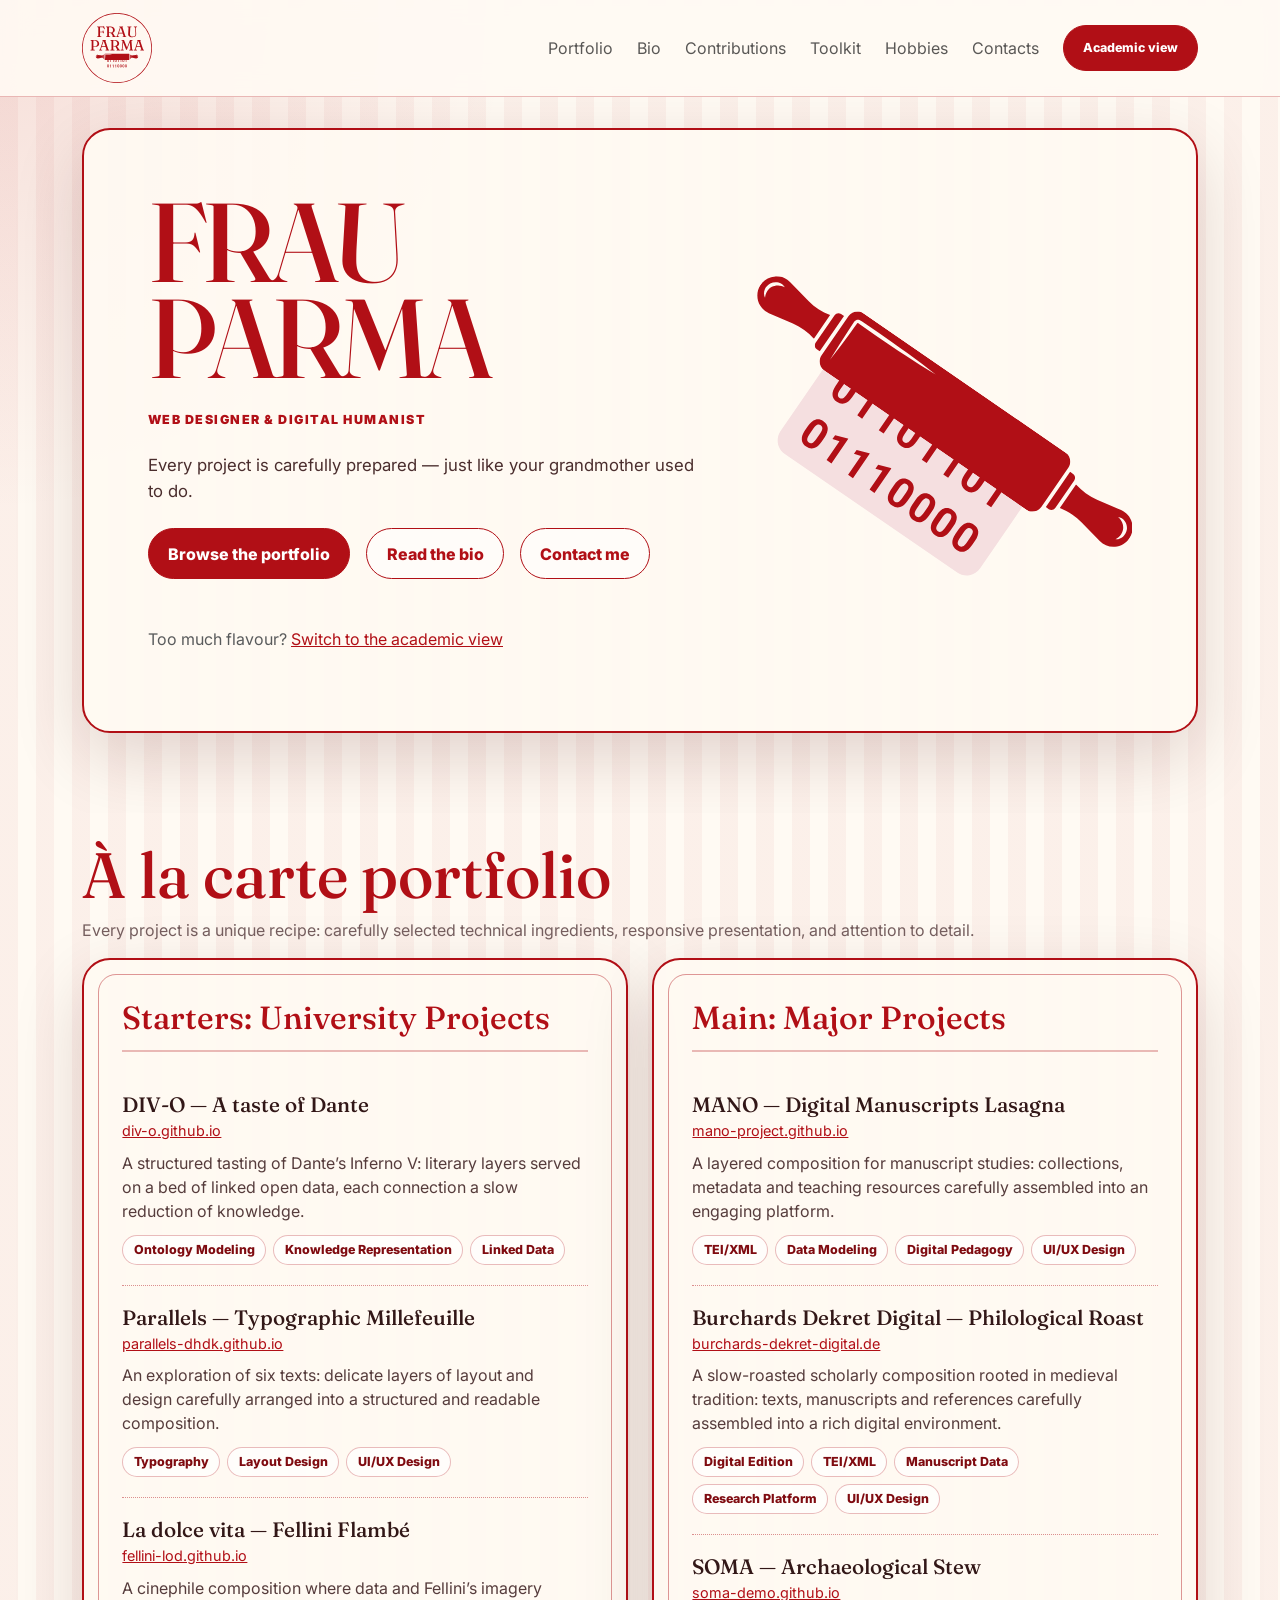
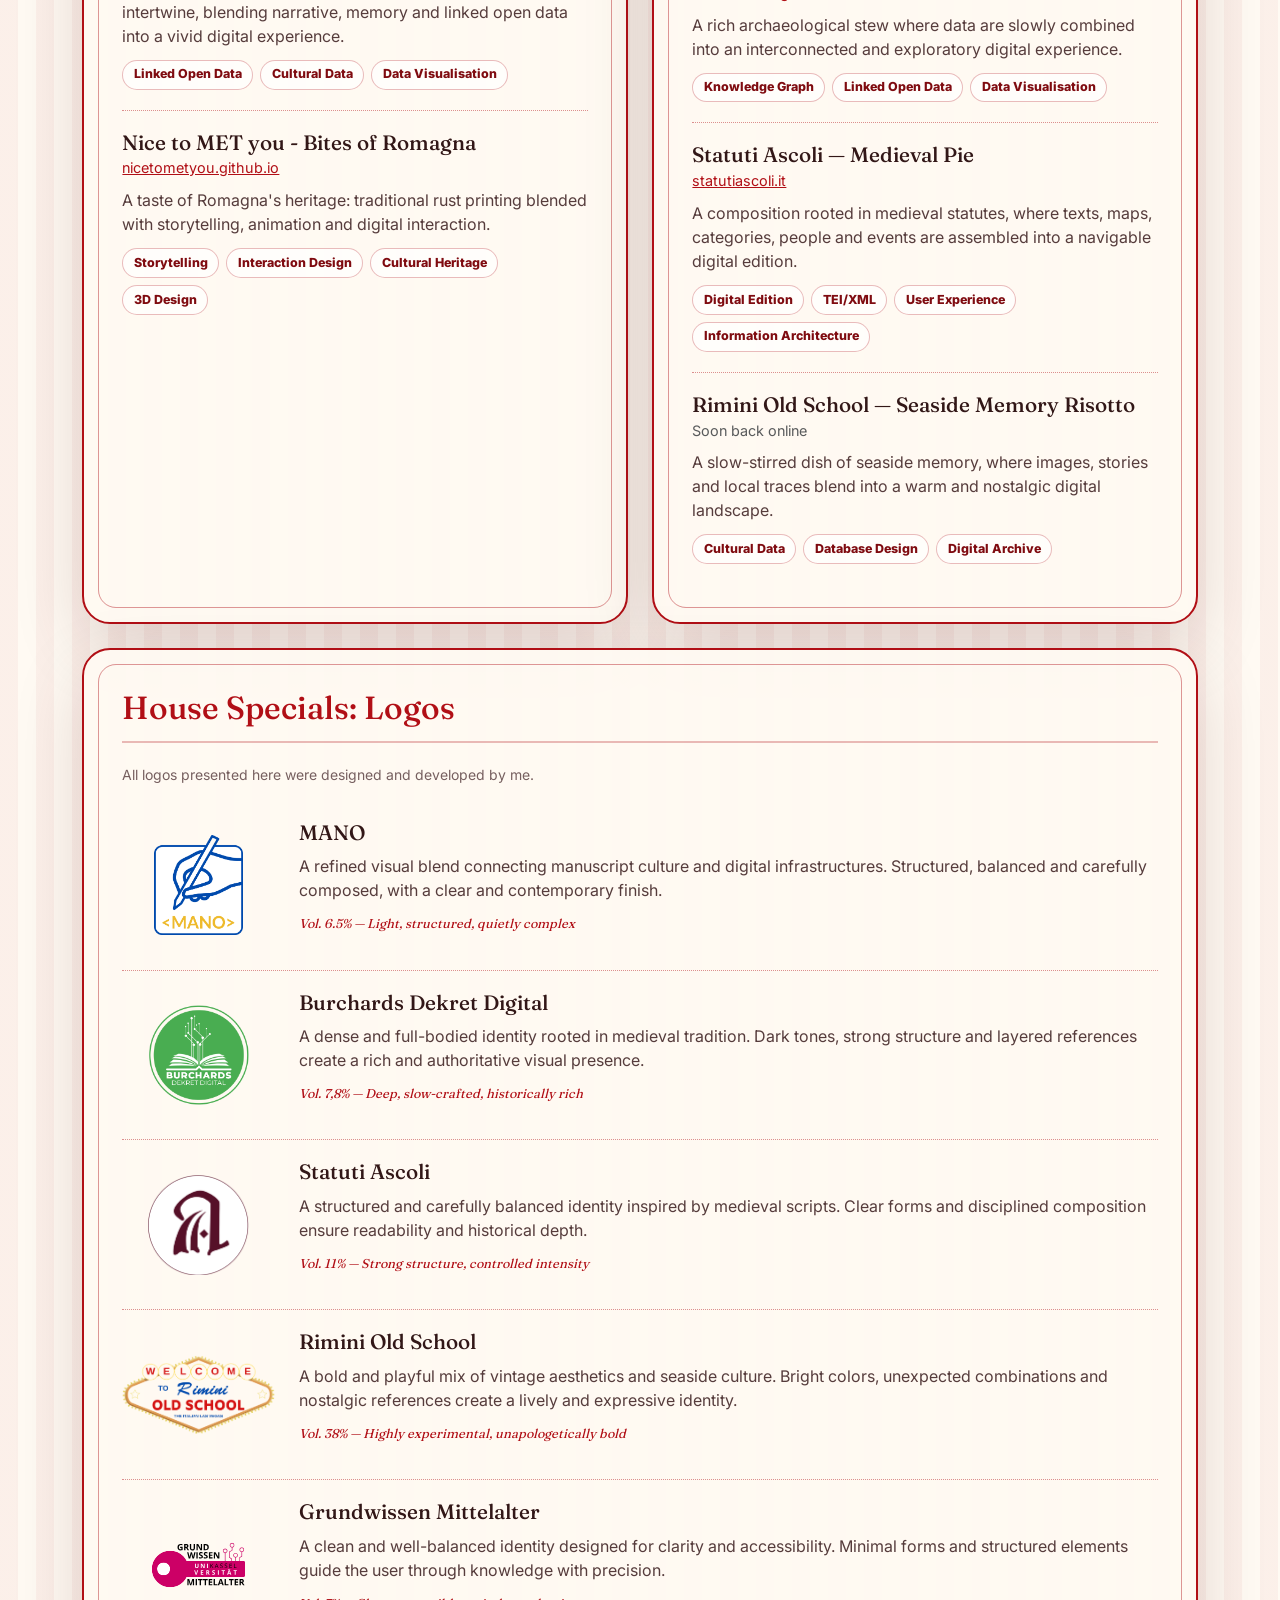
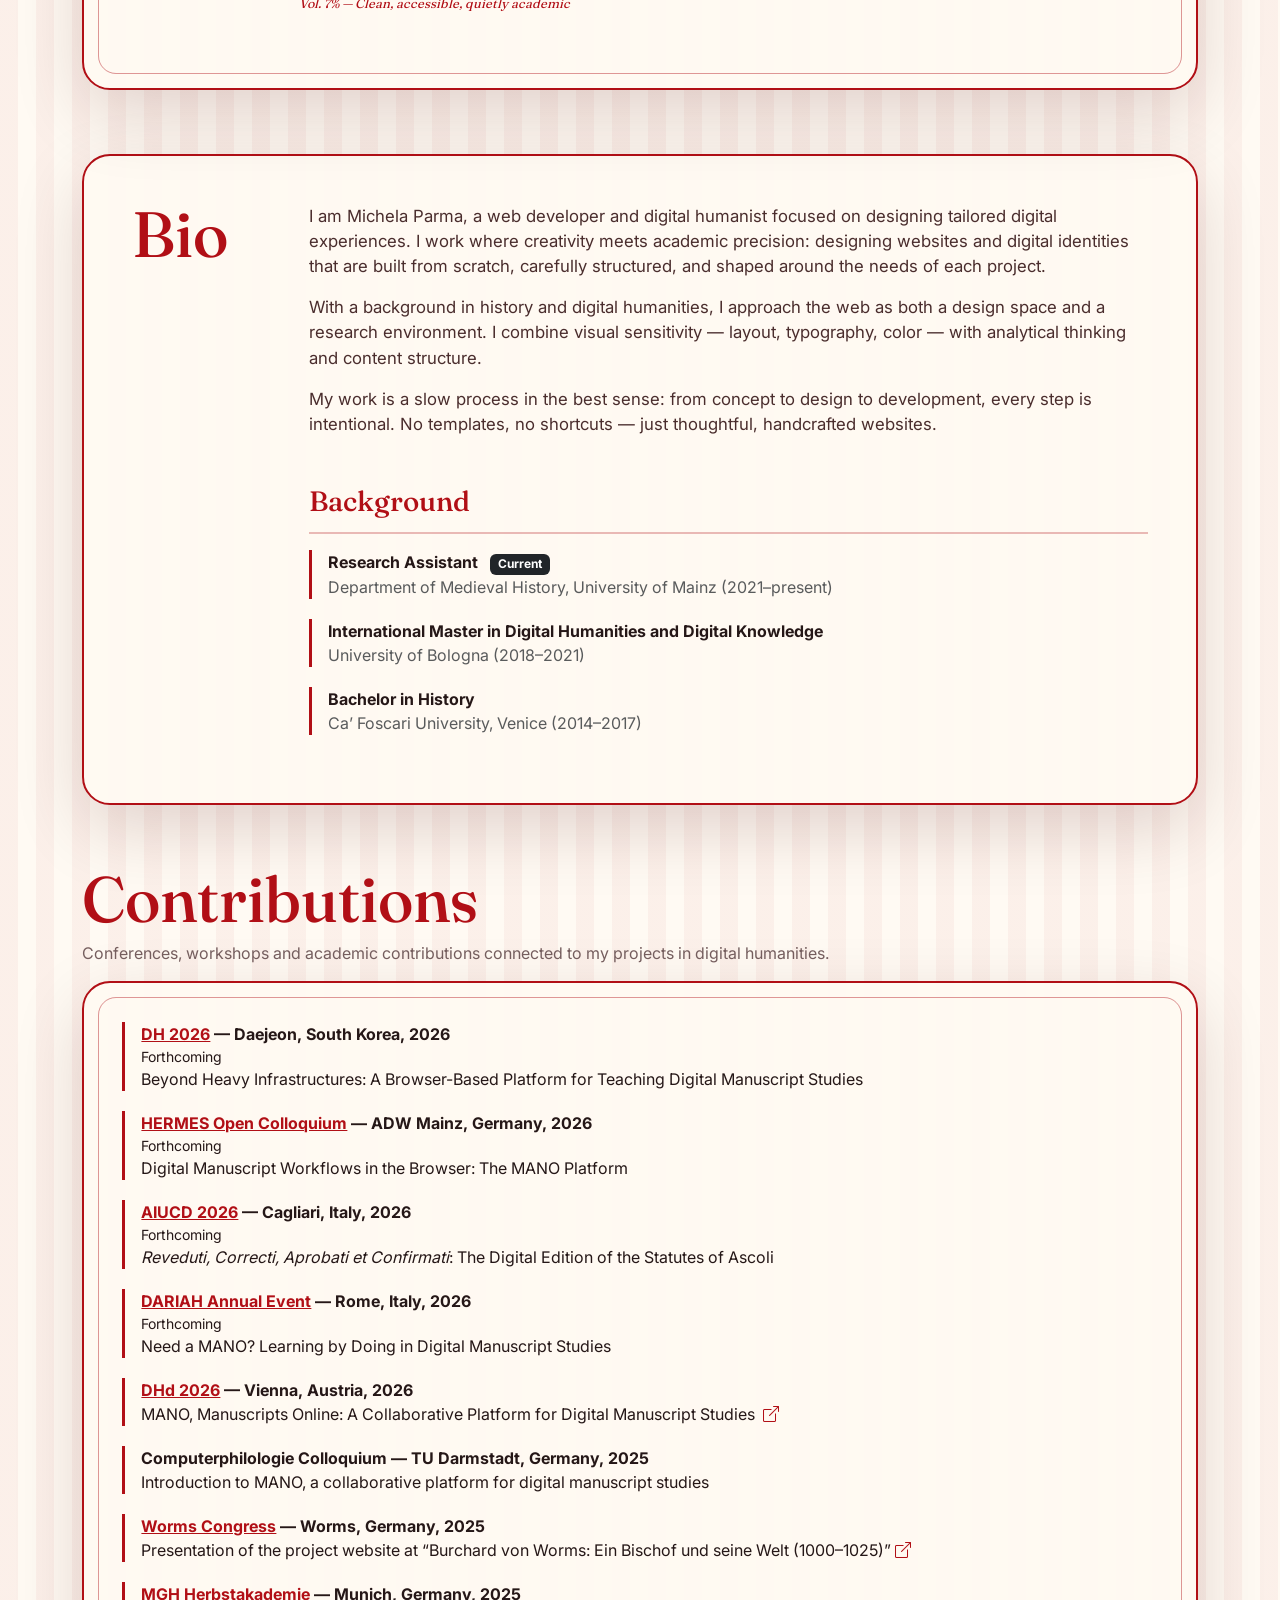
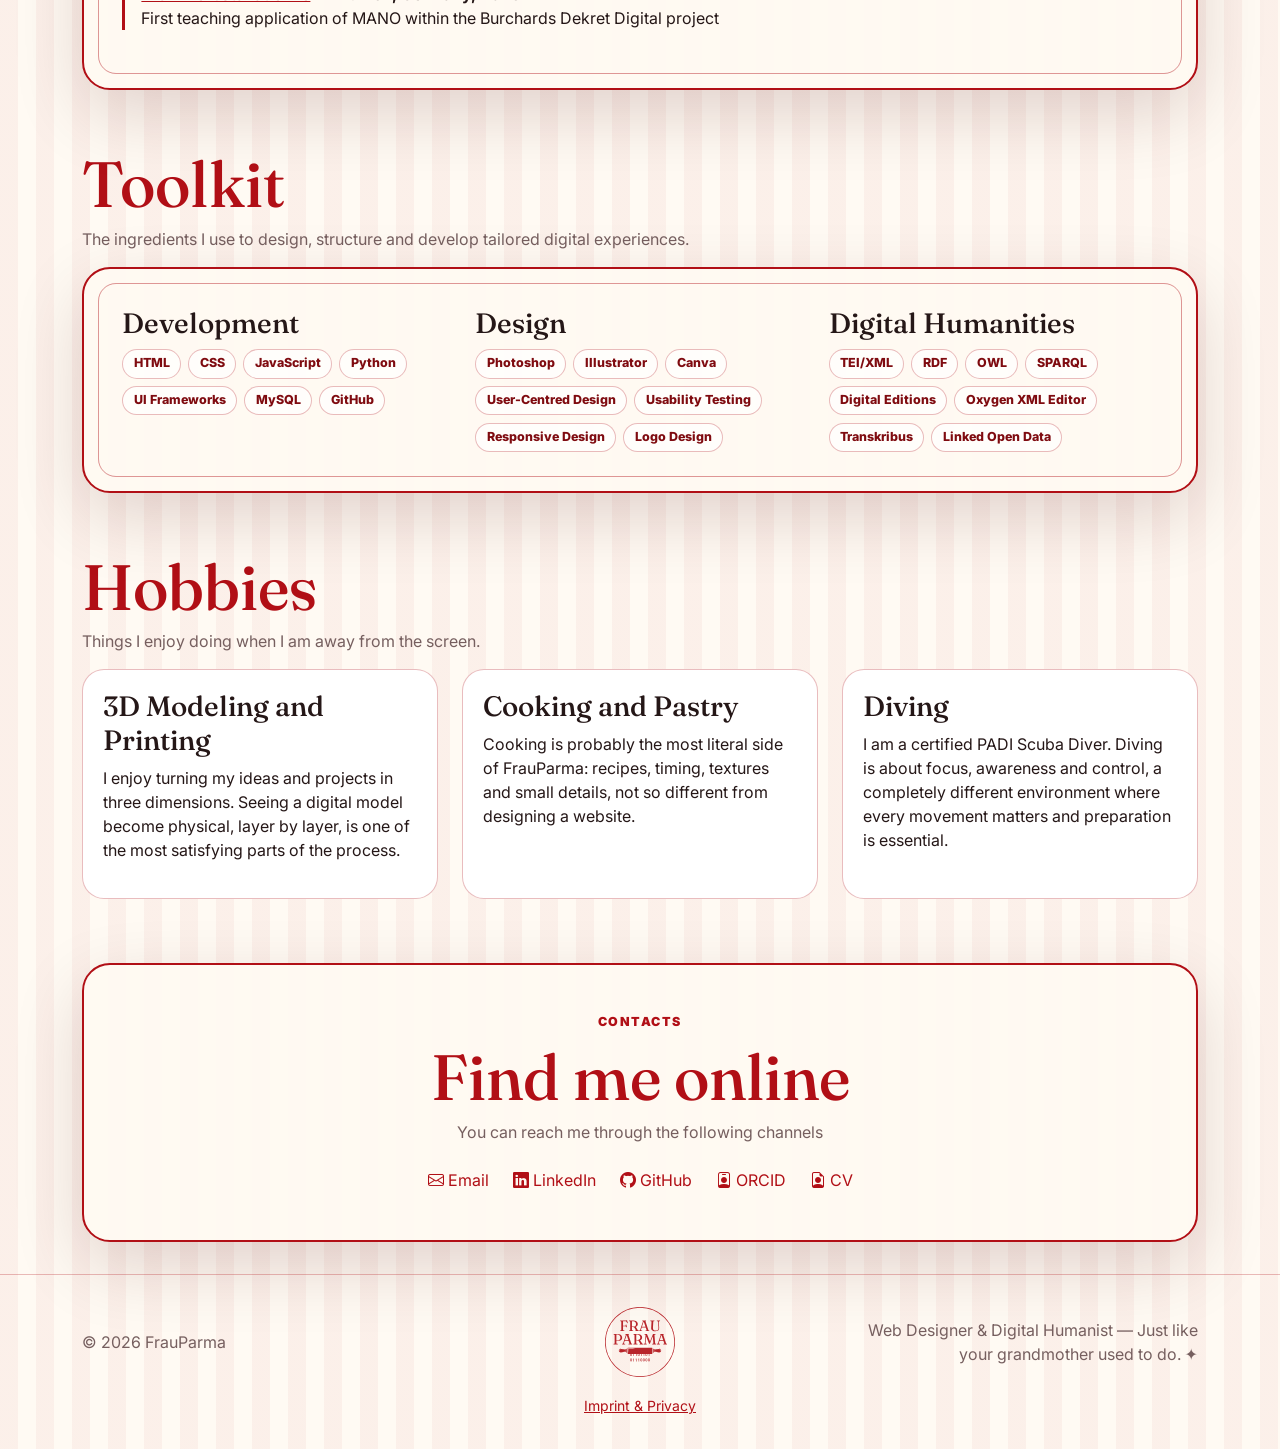
<file: index.html>
<!doctype html>
<html lang="en">
<head>
  <meta charset="utf-8">
  <meta name="viewport" content="width=device-width, initial-scale=1">
  <title>Michela Parma – Web Designer & Digital Humanist</title>
  <meta name="description" content="Michela Parma is a web designer and digital humanist specializing in structured digital projects, cultural heritage and user-centred design.">
  <meta name="keywords" content="web design, digital humanities, UX design, cultural heritage, TEI, digital projects, portfolio">
  <meta name="author" content="Michela Parma">

  <meta property="og:title" content="Michela Parma – Web Designer & Digital Humanist">
  <meta property="og:description" content="Digital projects at the intersection of web design and digital humanities.">
  <!--<meta property="og:image" content="https://frauparma.com/img/preview.jpg">-->
  <meta property="og:url" content="https://frauparma.com">
  <meta property="og:type" content="website">

  <link rel="icon" type="image/png" href="img/FrauParma_logo3.svg">
  <link rel="canonical" href="https://frauparma.com">

  <!-- Bootstrap -->
  <link href="https://cdn.jsdelivr.net/npm/bootstrap@5.3.3/dist/css/bootstrap.min.css" rel="stylesheet">

  <link href="https://cdn.jsdelivr.net/npm/bootstrap-icons@1.11.3/font/bootstrap-icons.css" rel="stylesheet">

  <link rel="stylesheet" href="css/style.css">
</head>

<body>
  <nav class="navbar navbar-expand-lg fixed-top">
    <div class="container">
      <a class="navbar-brand d-flex align-items-center gap-2 brand fw-bold" href="#top">
        <img src="img/FrauParma_logo3.svg" alt="FrauParma logo" class="navbar-logo" data-menu-src="img/FrauParma_logo3.svg" data-serious-src="">

        <span class="navbar-name d-none" data-menu-text="" data-serious-text="Michela Parma"></span>
      </a>
      <button class="navbar-toggler" type="button" data-bs-toggle="collapse" data-bs-target="#nav" aria-controls="nav" aria-expanded="false" aria-label="Open menu">
        <span class="navbar-toggler-icon"></span>
      </button>
      <div class="collapse navbar-collapse" id="nav">
        <ul class="navbar-nav ms-auto align-items-lg-center gap-lg-2">
          <li class="nav-item"><a class="nav-link" href="#menu">Portfolio</a></li>
          <li class="nav-item"><a class="nav-link" href="#bio">Bio</a></li>
          <li class="nav-item"><a class="nav-link" href="#conferences">Contributions</a></li>
          <li class="nav-item"><a class="nav-link" href="#toolkit">Toolkit</a></li>
          <li class="nav-item"><a class="nav-link" href="#hobby">Hobbies</a></li>
          <li class="nav-item"><a class="nav-link" href="#contacts">Contacts</a></li>
          <button id="modeToggle" class="btn btn-fp btn-mode ms-lg-2" type="button">Academic view</button>
        </ul>
      </div>
    </div>
  </nav>

  <header id="top" class="hero">
  <div class="container">
    <div class="hero-card">
    <div class="row g-4 align-items-center">
      
        <div class="col-lg-7">    
            <h1 class="display-title" data-menu-text="Frau<br>Parma"
    data-serious-text="Michela<br>Parma">Frau<br>Parma</h1>
            <p class="eyebrow mt-4">Web Designer & Digital Humanist</p>
            

            <p class="lead-copy mt-4"
              data-menu-text="Every project is carefully prepared — just like your grandmother used to do."
              data-serious-text="Designing and developing digital projects at the intersection of web design and digital humanities.">
            </p>

            <div class="d-flex flex-wrap gap-3 mt-4">
              <a class="btn btn-fp" href="#menu">Browse the portfolio</a>
              <a class="btn btn-outline-fp" href="#bio">Read the bio</a>
              <a class="btn btn-outline-fp" href="#contacts">Contact me</a>
            </div>  
            
            

            <p class="text-muted mt-5"
              data-menu-text='Too much flavour? <a href="#" class="switchHint">Switch to the academic view</a>'
              data-serious-text='<a href="#" class="switchHint">Switch to creative view</a>'>
            </p>
        </div>

        <div class="col-lg-5 text-center">
          <div class="logo-plate">
            <img src="img/FrauParma_rollingpin3.svg" data-menu-src="img/FrauParma_rollingpin3.svg" data-serious-src="img/MichelaParma.jpg" alt="FrauParma visual" class="img-fluid hero-img">
          </div>
        </div>
      </div>

    </div>
  </div>
</header>


  <main>
    <section id="menu">
      <div class="container">
        <h2 class="section-heading" data-menu-text="À la carte portfolio" data-serious-text="Portfolio">À la carte portfolio</h2>
        <p class="section-kicker portfolio-kicker">Every project is a unique recipe: carefully selected technical ingredients, responsive presentation, and attention to detail.</p>

        <div class="row g-4">

          <!--University Projects-->
          <div class="col-lg-6">
            <article class="menu-board h-100">
              <h2 class="menu-title" data-menu-text="Starters: University Projects" data-serious-text="University Projects">Starters: University Projects</h2>

              <div class="dish">
                <div class="d-flex justify-content-between gap-3"><h3 data-menu-text="DIV-O — A taste of Dante" data-serious-text="DIV-O — Dante Inferno V Ontology"></h3></div>
                <a class="dish-url" href="https://div-o.github.io/" target="_blank" rel="noreferrer">div-o.github.io</a>
                <p class="dish-desc" data-menu-text="A structured tasting of Dante’s Inferno V: literary layers served on a bed of linked open data, each connection a slow reduction of knowledge." data-serious-text="A digital humanities project focused on Dante’s Inferno V, combining literary analysis, ontology modeling and structured documentation."></p>
                <div class="ingredients">
                  <span class="ingredient">Ontology Modeling</span>
                  <span class="ingredient">Knowledge Representation</span>
                  <span class="ingredient">Linked Data</span></div>
              </div>

              <div class="dish">
                <h3 data-menu-text="Parallels — Typographic Millefeuille" data-serious-text="Parallels"></h3>
                <a class="dish-url" href="https://parallels-dhdk.github.io/" target="_blank" rel="noreferrer">parallels-dhdk.github.io</a>
                <p class="dish-desc" data-menu-text="An exploration of six texts: delicate layers of layout and design carefully arranged into a structured and readable composition." data-serious-text="A project exploring typographic design and layout variations across multiple long-form texts."></p>
                <div class="ingredients">
                  <span class="ingredient">Typography</span>
                  <span class="ingredient">Layout Design</span>
                  <span class="ingredient">UI/UX Design</span>
                </div>
              </div>

              <div class="dish">
                <h3 data-menu-text="La dolce vita — Fellini Flambé" data-serious-text="La dolce vita — Linked Open Data"></h3>
                <a class="dish-url" href="https://fellini-lod.github.io/" target="_blank" rel="noreferrer">fellini-lod.github.io</a>
                <p class="dish-desc" data-menu-text="A cinephile composition where data and Fellini’s imagery intertwine, blending  narrative, memory and linked open data into a vivid digital experience." data-serious-text="A digital humanities project using linked open data to explore the cultural and cinematic universe of Federico Fellini."></p>
                <div class="ingredients">
                  <span class="ingredient">Linked Open Data</span>
                  <span class="ingredient">Cultural Data</span>
                  <span class="ingredient">Data Visualisation</span>
                </div>
              </div>

              <div class="dish">
                <h3 data-menu-text="Nice to MET you - Bites of Romagna" data-serious-text="Nice to MET you"></h3>
                <a class="dish-url" href="https://nicetometyou.github.io/" target="_blank" rel="noreferrer">nicetometyou.github.io</a>
                <p class="dish-desc" data-menu-text="A taste of Romagna's heritage: traditional rust printing blended with storytelling, animation and digital interaction." data-serious-text="A multimedia project focused on traditional rust printing, combining storytelling, digital interaction and cultural heritage representation."></p>
                <div class="ingredients">
                  <span class="ingredient">Storytelling</span>
                  <span class="ingredient">Interaction Design</span>
                  <span class="ingredient">Cultural Heritage</span>
                  <span class="ingredient">3D Design</span>
                </div>
              </div>
            </article>
          </div>

          <!--Main Projects-->
          <div class="col-lg-6">
            <article class="menu-board h-100">
              <h2 class="menu-title" data-menu-text="Main: Major Projects" data-serious-text="Major Projects">Main: Major Projects</h2>

              <div class="dish">
                <h3 data-menu-text="MANO — Digital Manuscripts Lasagna" data-serious-text="MANO — Manuscripts Online"></h3>
                <a class="dish-url" href="https://mano-project.github.io/" target="_blank" rel="noreferrer">mano-project.github.io</a>
                <p class="dish-desc"  data-menu-text="A layered composition for manuscript studies: collections, metadata and teaching resources carefully assembled into an engaging platform." data-serious-text="A collaborative platform for digital manuscript studies, integrating collections, metadata editing and educational tools."></p>
                <div class="ingredients">
                  <span class="ingredient">TEI/XML</span>
                  <span class="ingredient">Data Modeling</span>
                  <span class="ingredient">Digital Pedagogy</span>
                  <span class="ingredient">UI/UX Design</span>
                </div>
              </div>

              <div class="dish">
                <h3 data-menu-text="Burchards Dekret Digital — Philological Roast" data-serious-text="Burchards Dekret Digital"></h3>
                <a class="dish-url" href="https://burchards-dekret-digital.de/" target="_blank" rel="noreferrer">burchards-dekret-digital.de</a>
                <p class="dish-desc" data-menu-text="A slow-roasted scholarly composition rooted in medieval tradition: texts, manuscripts and references carefully assembled into a rich digital environment." data-serious-text="A digital research platform providing access to manuscripts, bibliography and scholarly resources related to Burchard of Worms."></p>
                <div class="ingredients">
                  <span class="ingredient">Digital Edition</span>
                  <span class="ingredient">TEI/XML</span>
                  <span class="ingredient">Manuscript Data</span>
                  <span class="ingredient">Research Platform</span>
                  <span class="ingredient">UI/UX Design</span>
                </div>
              </div>

              <div class="dish">
                <h3 data-menu-text="SOMA — Archaeological Stew" data-serious-text="SOMA — Socio-Cultural Studies of Human Remains and Objects from Mortuary Assemblages in Athens"></h3>
                <a class="dish-url" href="https://soma-demo.github.io/" target="_blank" rel="noreferrer">soma-demo.github.io</a>
                <p class="dish-desc" data-menu-text="A rich archaeological stew where data are slowly combined into an interconnected and exploratory digital experience." data-serious-text="A digital humanities project for exploring archaeological assemblages through knowledge graphs."></p>
                <div class="ingredients">
                  <span class="ingredient">Knowledge Graph</span>
                  <span class="ingredient">Linked Open Data</span>
                  <span class="ingredient">Data Visualisation</span>
                </div>
              </div>

              <div class="dish">
                <h3 data-menu-text="Statuti Ascoli — Medieval Pie" data-serious-text="Statuti Ascoli"></h3>
                <a class="dish-url" href="https://statutiascoli.it/" target="_blank" rel="noreferrer">statutiascoli.it</a>
                <p class="dish-desc" data-menu-text="A composition rooted in medieval statutes, where texts, maps, categories, people and events are assembled into a navigable digital edition." data-serious-text="A digital edition of the medieval statutes of Ascoli, providing structured access through guided paths such as maps, categories, people and events."></p>
                <div class="ingredients">
                  <span class="ingredient">Digital Edition</span>
                  <span class="ingredient">TEI/XML</span>
                  <span class="ingredient">User Experience</span>
                  <span class="ingredient">Information Architecture</span>
                </div>
              </div>

              <div class="dish">
                <h3 data-menu-text="Rimini Old School — Seaside Memory Risotto" data-serious-text="Rimini Old School"></h3>
                <!--<a class="dish-url" href="#" target="_blank" rel="noreferrer"></a>-->
                <span class="dish-url text-muted">Soon back online</span>
                <p class="dish-desc" data-menu-text="A slow-stirred dish of seaside memory, where images, stories and local traces blend into a warm and nostalgic digital landscape." data-serious-text="A project focused on documenting and presenting local cultural heritage and visual memory through an accessible and user-oriented digital platform."></p>
                <div class="ingredients">
                  <span class="ingredient">Cultural Data</span>
                  <span class="ingredient">Database Design</span>
                  <span class="ingredient">Digital Archive</span>
                </div>
              </div>
            </article>
          </div>


          <!--Logos-->
          <div class="col-lg-12">
            <article class="menu-board h-100">
              <h2 class="menu-title" data-menu-text="House Specials: Logos" data-serious-text="Logos"></h2>
              <p class="section-kicker small mt-3">All logos presented here were designed and developed by me.</p>
                <!-- MANO -->
                <div class="dish">
                  <div class="row align-items-center g-4">

                    <div class="col-4 col-md-2">
                      <div class="logo-wrapper">
                        <img src="img/mano-logo_nuovo2.png" alt="MANO logo">
                      </div>
                    </div>

                    <div class="col-8 col-md-10">
                      <h3>MANO</h3>
                      <p class="dish-desc" data-menu-text="A refined visual blend connecting manuscript culture and digital infrastructures. Structured, balanced and carefully composed, with a clear and contemporary finish." data-serious-text="A visual identity that connects manuscript culture with digital infrastructures. The open book becomes a network, translating scholarly work into a clear and contemporary visual language."></p>
                      <!--TODO: RIFORMULARE DESCRIZIONE ACCADEMICA-->
                      <p class="side-vol portfolio-kicker">Vol. 6.5% — Light, structured, quietly complex</p>
                    </div>

                  </div>
                </div>

                <!-- BDD -->
                <div class="dish">
                  <div class="row align-items-center g-4">

                    <div class="col-4 col-md-2">
                      <div class="logo-wrapper">
                        <img src="img/BDD.png" alt="Burchards Dekret Digital logo">
                      </div>
                    </div>

                    <div class="col-8 col-md-10">
                      <h3>Burchards Dekret Digital</h3>
                      <p class="dish-desc" data-menu-text="A dense and full-bodied identity rooted in medieval tradition. Dark tones, strong structure and layered references create a rich and authoritative visual presence." data-serious-text="A balance between tradition and digital research: the book as a symbol of historical knowledge, combined with structured connections that reflect the logic of digital humanities.">
                      </p>
                      <p class="side-vol portfolio-kicker">Vol. 7,8% — Deep, slow-crafted, historically rich</p>
                    </div>
                    

                  </div>
                </div>


                <!-- Statuti -->
                <div class="dish">
                  <div class="row align-items-center g-4">

                    <div class="col-4 col-md-2">
                      <div class="logo-wrapper">
                        <img src="img/ascoli.png" alt="Statuti Ascoli logo">
                      </div>
                    </div>

                    <div class="col-8 col-md-10">
                      <h3>Statuti Ascoli</h3>
                      <p class="dish-desc" data-menu-text="A structured and carefully balanced identity inspired by medieval scripts. Clear forms and disciplined composition ensure readability and historical depth." data-serious-text="Inspired by medieval scripts and formal structures, this logo reflects the historical depth of the project while maintaining clarity and readability in a modern digital context."></p>
                      <p class="side-vol portfolio-kicker">Vol. 11% — Strong structure, controlled intensity</p>
                    </div>

                  </div>
                </div>

                <!-- Rimini -->
                <div class="dish">
                  <div class="row align-items-center g-4">

                    <div class="col-4 col-md-2">
                      <div class="logo-wrapper">
                        <img src="img/RiminiOldSchool_homepage.png" alt="Rimini Old School logo">
                      </div>
                    </div>

                    <div class="col-8 col-md-10">
                      <h3>Rimini Old School</h3>
                      <p class="dish-desc" data-menu-text="A bold and playful mix of vintage aesthetics and seaside culture. Bright colors, unexpected combinations and nostalgic references create a lively and expressive identity." data-serious-text="A nostalgic identity inspired by vintage signage. Bright colors and strong shapes evoke memory, place, and visual storytelling."></p>
                      <p class="side-vol portfolio-kicker">Vol. 38% — Highly experimental, unapologetically bold</p>
                    </div>

                  </div>
                </div>

                <!-- Grundwissen -->
                <div class="dish">
                  <div class="row align-items-center g-4">

                    <div class="col-4 col-md-2">
                      <div class="logo-wrapper">
                        <img src="img/GrundwissenMittelalter.svg" alt="Grundwissen Mittelalter logo">
                      </div>
                    </div>

                    <div class="col-8 col-md-10">
                      <h3>Grundwissen Mittelalter</h3>
                      <p class="dish-desc" data-menu-text="A clean and well-balanced identity designed for clarity and accessibility. Minimal forms and structured elements guide the user through knowledge with precision." data-serious-text="A clean and structured visual identity designed for an academic platform. The key shape symbolizes access to knowledge, while digital elements highlight its contemporary approach."></p>
                      <p class="side-vol portfolio-kicker">Vol. 7% — Clean, accessible, quietly academic</p>
                    </div>

                  </div>
                </div>

              </article> 
          </div>
         
        </div>
      </div>
    </section>

    <section id="bio">
      <div class="container">
        <div class="bio-card p-4 p-lg-5">
          <div class="row g-5">
            <div class="col-lg-2">
              <h2 class="section-heading mb-0">Bio</h2>
            </div>
            <div class="col-lg-10">
              <p class="lead-copy">I am Michela Parma, a web developer and digital humanist focused on designing tailored digital experiences. I work where creativity meets academic precision: designing websites and digital identities that are built from scratch, carefully structured, and shaped around the needs of each project.</p>
                <p class="lead-copy">With a background in history and digital humanities, I approach the web as both a design space and a research environment. I combine visual sensitivity — layout, typography, color — with analytical thinking and content structure.</p>
                <p class="lead-copy">My work is a slow process in the best sense: from concept to design to development, every step is intentional. No templates, no shortcuts — just thoughtful, handcrafted websites.</p>
   
              <!-- Background -->
              <h3 class="menu-title mt-5 mb-3">Background</h3>
              <div class="timeline-item">
                <strong>Research Assistant</strong>
                <span class="badge bg-dark ms-2">Current</span><br>
                <span class="text-muted">Department of Medieval History, University of Mainz (2021–present)</span>
              </div>

              <div class="timeline-item">
                <strong>International Master in Digital Humanities and Digital Knowledge</strong><br>
                <span class="text-muted">University of Bologna (2018–2021)</span>
              </div>

              <div class="timeline-item">
                <strong>Bachelor in History</strong><br>
                <span class="text-muted">Ca’ Foscari University, Venice (2014–2017)</span>
              </div>      
            </div>
          </div>
        </div>
      </div>
    </section>

    <section id="conferences">
      <div class="container">
        <h2 class="section-heading">Contributions</h2>
        <p class="section-kicker">
          Conferences, workshops and academic contributions connected to my projects in digital humanities.
        </p>

        <div class="row">
          <div class="col-12">
            <div class="menu-board">

              <!--<h3 class="menu-title mt-2"><span>MANO</span></h3>-->

              <div class="timeline-item">
                <strong><a href="https://dh2026.adho.org/" target="_blank">DH 2026</a> — Daejeon, South Korea, 2026</strong>
                <div class="small">Forthcoming</div>
                <p>Beyond Heavy Infrastructures: A Browser-Based Platform for Teaching Digital Manuscript Studies</p>
              </div>

              <div class="timeline-item">
                <strong><a href="https://hermes-hub.de/aktuelles/events/open-colloquium-digital-manuscript-workflows-2026-06-23.html" target="_blank">HERMES Open Colloquium</a> — ADW Mainz, Germany, 2026</strong>
                <div class="small">Forthcoming</div>
                <p>Digital Manuscript Workflows in the Browser: The MANO Platform</p>
              </div>

              <div class="timeline-item">
                <strong><a href="https://www.aiucd2026.unica.it/" target="_blank">AIUCD 2026</a> — Cagliari, Italy, 2026</strong>
                <div class="small">Forthcoming</div>
                <p><i>Reveduti, Correcti, Aprobati et Confirmati</i>: The Digital Edition of the Statutes of Ascoli</p>
              </div>

              <div class="timeline-item">
                <strong><a href="https://annualevent.dariah.eu/" target="_blank">DARIAH Annual Event</a> — Rome, Italy, 2026</strong>
                <div class="small">Forthcoming</div>
                <p>Need a MANO? Learning by Doing in Digital Manuscript Studies</p>
              </div>

              <div class="timeline-item">
                <strong><a href="https://dhd2026.digitalhumanities.de/" target="_blank">DHd 2026</a> — Vienna, Austria, 2026</strong>
                <p>MANO, Manuscripts Online: A Collaborative Platform for Digital Manuscript Studies <a href="https://zenodo.org/records/18702901" target="_blank" class="ms-1"><i class="bi bi-box-arrow-up-right"></i></a></p>
                
              </div>

              <div class="timeline-item">
                <strong>Computerphilologie Colloquium — TU Darmstadt, Germany, 2025</strong>
                <p>Introduction to MANO, a collaborative platform for digital manuscript studies</p>
              </div>

              <div class="timeline-item">
                <strong><a href="https://www.adwmainz.de/aktivitaeten/veranstaltungen/details/tagung-burchard-von-worms-ein-bischof-und-seine-welt-1000-1025.html" target="_blank">Worms Congress</a> — Worms, Germany, 2025</strong>
                <p>Presentation of the project website at “Burchard von Worms: Ein Bischof und seine Welt (1000–1025)” <a href="https://www.hsozkult.de/conferencereport/id/fdkn-160421" target="_blank"><i class="bi bi-box-arrow-up-right"></i></a></p>
              </div>

              <div class="timeline-item">
                <strong><a href="https://www.mgh.de/de/blog/post/mgh-herbstakademie-2025" target="_blank">MGH Herbstakademie</a> — Munich, Germany, 2025</strong>
                <p>First teaching application of MANO within the Burchards Dekret Digital project</p>
              </div>

              <!--<hr class="my-4">
               <h3 class="menu-title"><span>Burchards Dekret Digital</span></h3> -->

              <!--<hr class="my-4">
              <h3 class="menu-title"><span>Statuti Ascoli</span></h3>-->
            </div>
          </div>
        </div>
      </div>
    </section>

    <section id="toolkit">
      <div class="container">
        <h2 class="section-heading">Toolkit</h2>
        <p class="section-kicker" data-menu-text="The ingredients I use to design, structure and develop tailored digital experiences." data-serious-text="Technical tools and methodological approaches applied in web development and digital humanities projects."></p>

        <div class="menu-board">
          <div class="row g-4">

            <div class="col-md-4">
              <h3>Development</h3>
              <div class="ingredients">
                <span class="ingredient">HTML</span>
                <span class="ingredient">CSS</span>
                <span class="ingredient">JavaScript</span>
                <span class="ingredient">Python</span>
                <span class="ingredient">UI Frameworks</span>
                <span class="ingredient">MySQL</span>
                <span class="ingredient">GitHub</span>
              </div>
            </div>

            <div class="col-md-4">
              <h3>Design</h3>
              <div class="ingredients">
                <span class="ingredient">Photoshop</span>
                <span class="ingredient">Illustrator</span>
                <span class="ingredient">Canva</span>
                <span class="ingredient">User-Centred Design</span>
                <span class="ingredient">Usability Testing</span>
                <span class="ingredient">Responsive Design</span>
                <span class="ingredient">Logo Design</span>
              </div>
            </div>

            <div class="col-md-4">
              <h3>Digital Humanities</h3>
              <div class="ingredients">
                <span class="ingredient">TEI/XML</span>
                <span class="ingredient">RDF</span>
                <span class="ingredient">OWL</span>
                <span class="ingredient">SPARQL</span>
                <span class="ingredient">Digital Editions</span>
                <span class="ingredient">Oxygen XML Editor</span>
                <span class="ingredient">Transkribus</span>
                <span class="ingredient">Linked Open Data</span>
              </div>
            </div>

          </div>
        </div>
      </div>
    </section>

    <section id="hobby">
  <div class="container">
    <h2 class="section-heading">Hobbies</h2>
    <p class="section-kicker">
      Things I enjoy doing when I am away from the screen.
    </p>

    <div class="row g-4">
      <div class="col-md-4">
        <div class="hobby-card">
          <h3>3D Modeling and Printing</h3>
          <p>I enjoy turning my ideas and projects in three dimensions. Seeing a digital model become physical, layer by layer, is one of the most satisfying parts of the process.
          </p>
        </div>
      </div>

      <div class="col-md-4">
        <div class="hobby-card">
          <h3>Cooking and Pastry</h3>
          <p>Cooking is probably the most literal side of FrauParma: recipes, timing, textures and small details, not so different from designing a website.</p>
        </div>
      </div>

      <div class="col-md-4">
        <div class="hobby-card">
          <h3>Diving</h3>
          <p>
            I am a certified PADI Scuba Diver. Diving is about focus, awareness and control, a completely different environment where every movement matters and preparation is essential.
          </p>
        </div>
      </div>
    </div>
  </div>
</section>

    

    
    <section id="contacts">
      <div class="container">
        <div class="contact-card p-4 p-lg-5 text-center">

          <p class="eyebrow">Contacts</p>
          <h2 class="section-heading">Find me online</h2>
          <p class="section-kicker mx-auto">
            You can reach me through the following channels
          </p>

          <div class="d-flex justify-content-center gap-4 mt-4 flex-wrap">

            <a href="mailto:michelaparma95@gmail.com" class="text-decoration-none"><i class="bi bi-envelope"></i> Email</a>

            <a href="https://www.linkedin.com/in/michela-parma-79a20818a/" target="_blank" class="text-decoration-none"><i class="bi bi-linkedin"></i> LinkedIn</a>

            <a href="https://github.com/michelaparma" target="_blank" class="text-decoration-none"><i class="bi bi-github"></i> GitHub</a>

            <a href="https://orcid.org/0000-0003-1959-2897" target="_blank" class="text-decoration-none"><i class="bi bi-person-badge"></i> ORCID</a>

            <a href="MichelaParma_CV.pdf" target="_blank" class="text-decoration-none"><i class="bi bi-file-earmark-person"></i> CV</a>
          </div>

        </div>
      </div>
    </section>
  </main>


  <footer class="footer">
  <div class="container">
    <div class="row align-items-center text-center text-md-start">

      <div class="col-md-4">
        <span data-menu-text="© <span id='year'></span> FrauParma" data-serious-text="© <span id='year'></span> Michela Parma"></span>
      </div>

      <div class="col-md-4 text-center">
        <img src="img/FrauParma_logo3.svg" alt="FrauParma logo" class="footer-logo">
      </div>

      <div class="col-md-4 text-md-end">
        <span 
          data-menu-text="Web Designer & Digital Humanist — Just like your grandmother used to do. ✦"
          data-serious-text="Web Designer & Digital Humanist">
        </span>
      </div>

    </div>
  </div>
  <div class="container text-center mt-3">
    <a href="imprint.html" class="small">Imprint & Privacy</a>
  </div>
</footer>

  <script src="https://cdn.jsdelivr.net/npm/bootstrap@5.3.3/dist/js/bootstrap.bundle.min.js"></script>
  
  <script>
    const toggle = document.querySelector('#modeToggle');
    const body = document.body;
    const savedMode = localStorage.getItem('frauparma-mode');

    function updateModeText() {
      const isSerious = body.classList.contains('serious-mode');

      toggle.textContent = isSerious ? 'Creative view' : 'Academic view';

      document.querySelectorAll('[data-menu-text][data-serious-text]').forEach(el => {
        el.innerHTML = isSerious ? el.dataset.seriousText : el.dataset.menuText;
      });

      document.querySelectorAll('[data-menu-src][data-serious-src]').forEach(img => {
        img.src = isSerious ? img.dataset.seriousSrc : img.dataset.menuSrc;
      });

      document.querySelectorAll('.switchHint').forEach(link => {
        link.addEventListener('click', (e) => {
          e.preventDefault();
          document.querySelector('#modeToggle').click();
        });
      });
    }

    if (savedMode === 'serious') {
      body.classList.add('serious-mode');
    }

    updateModeText();

    toggle.addEventListener('click', () => {
      body.classList.toggle('serious-mode');
      const isSerious = body.classList.contains('serious-mode');

      localStorage.setItem('frauparma-mode', isSerious ? 'serious' : 'menu');
      updateModeText();
    });

    

    document.querySelector('#year').textContent = new Date().getFullYear();
  </script>
</body>
</html>
</file>
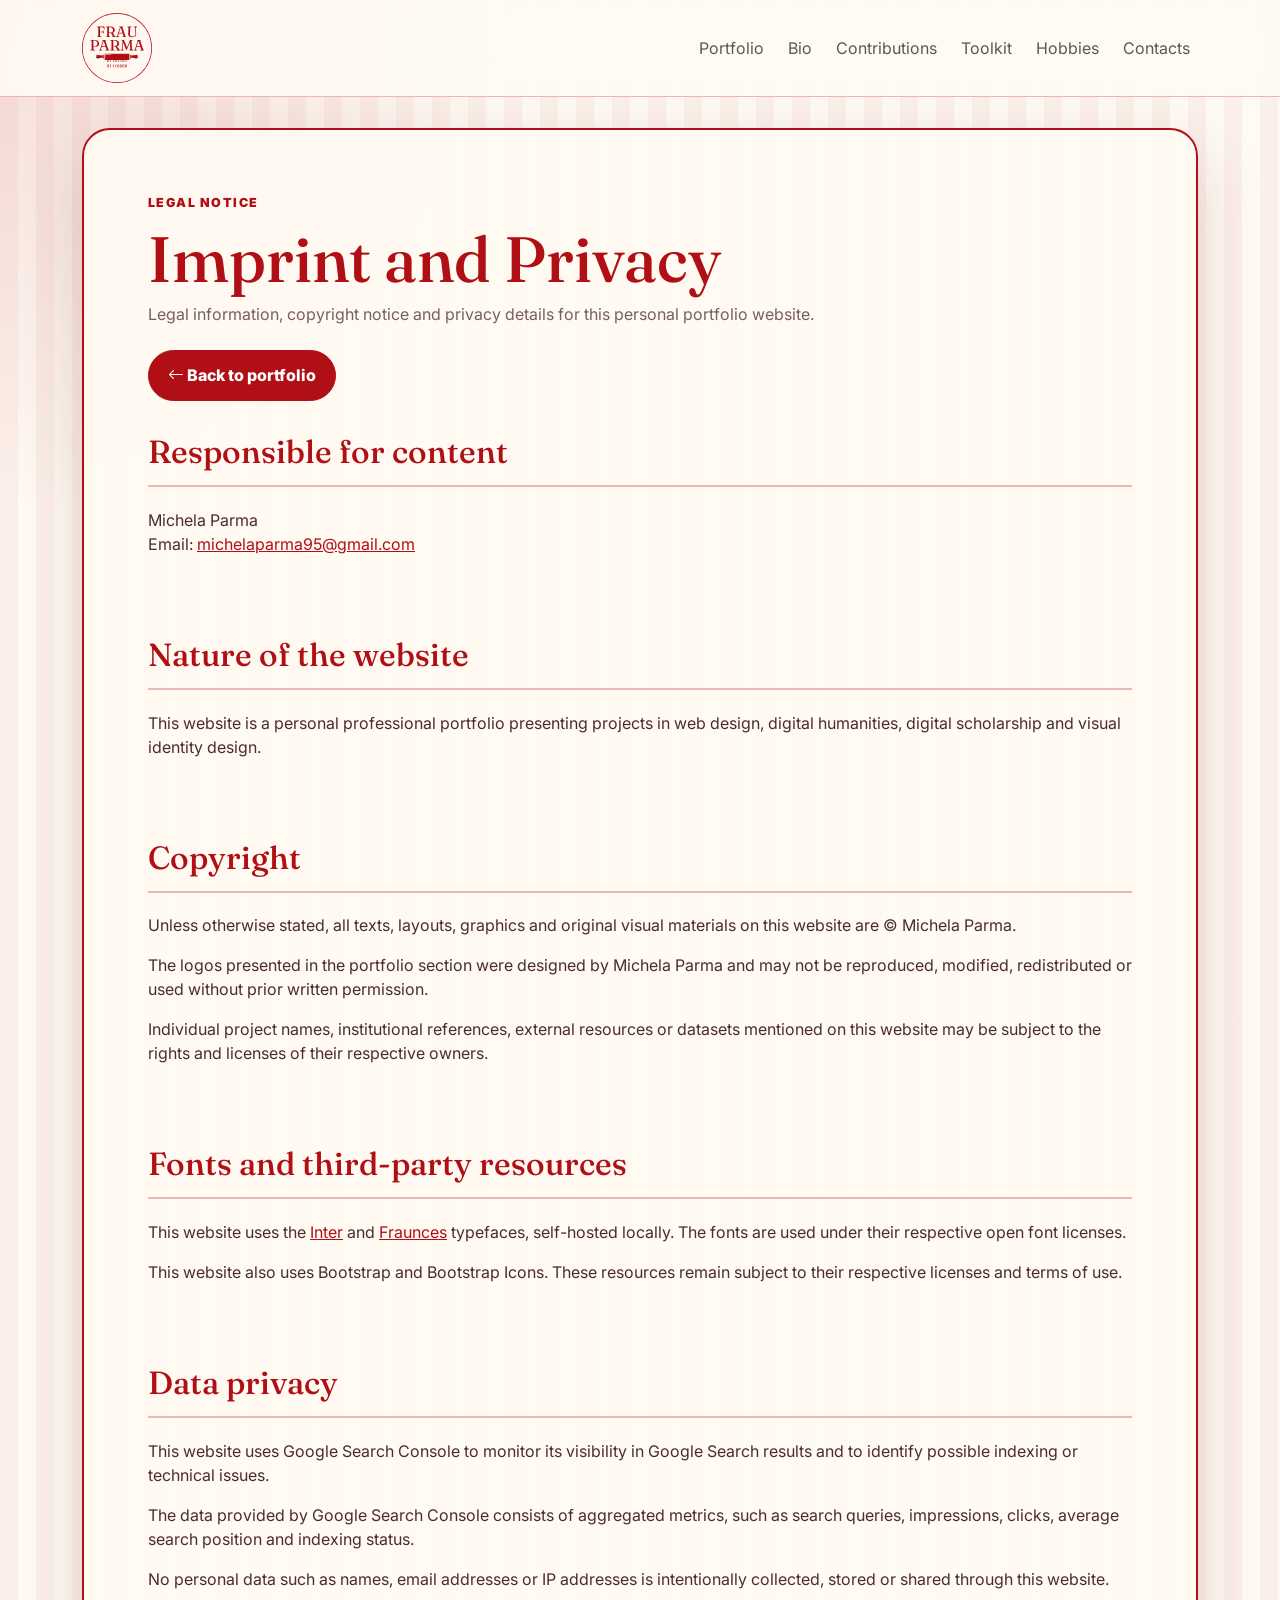
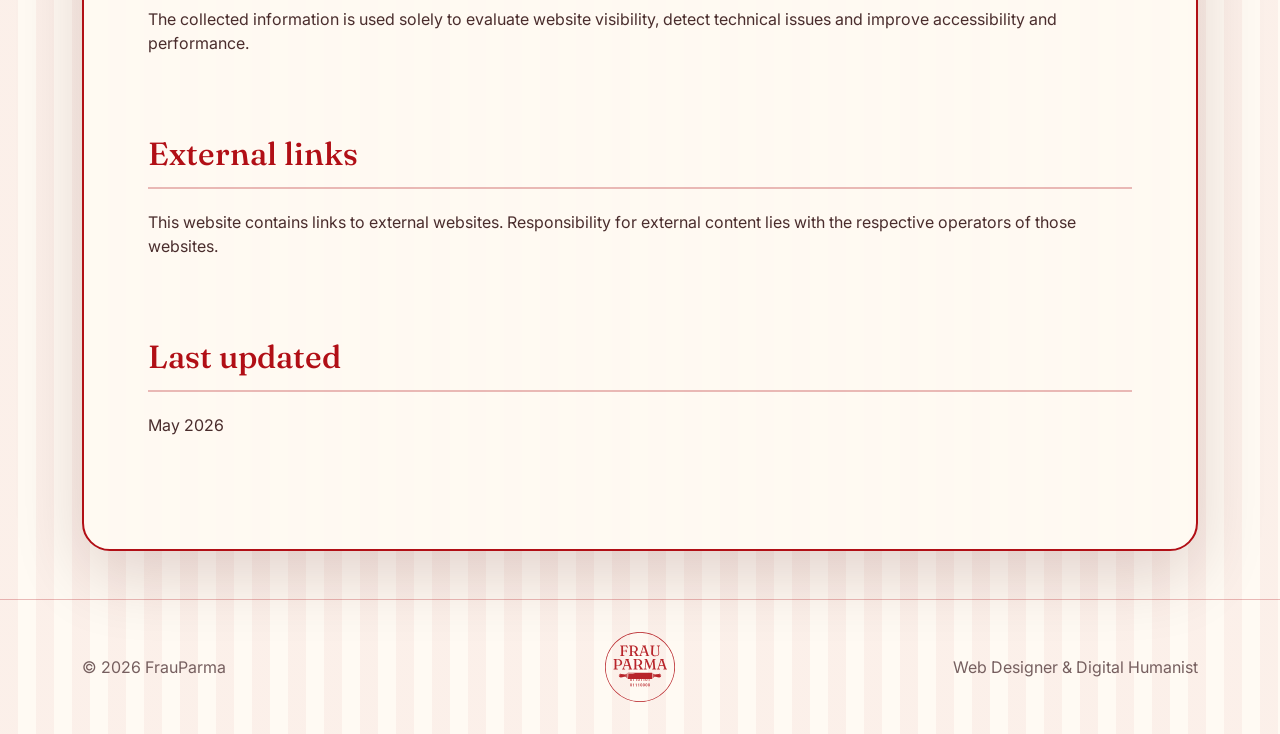
<file: imprint.html>
<!doctype html>
<html lang="en">
<head>
  <meta charset="utf-8">
  <meta name="viewport" content="width=device-width, initial-scale=1">
  <title>Imprint & Privacy – Michela Parma</title>
  <meta name="description" content="Imprint and privacy information for the personal portfolio website of Michela Parma.">
  <meta name="author" content="Michela Parma">

  <link rel="icon" type="image/png" href="img/FrauParma_logo3.svg">
  <link rel="canonical" href="https://frauparma.com/imprint.html">

  <link href="https://cdn.jsdelivr.net/npm/bootstrap@5.3.3/dist/css/bootstrap.min.css" rel="stylesheet">
  <link href="https://cdn.jsdelivr.net/npm/bootstrap-icons@1.11.3/font/bootstrap-icons.css" rel="stylesheet">

  <link rel="stylesheet" href="css/style.css">
</head>

<body>
  <nav class="navbar navbar-expand-lg fixed-top">
    <div class="container">
      <a class="navbar-brand d-flex align-items-center gap-2 brand fw-bold" href="index.html">
        <img src="img/FrauParma_logo3.svg" alt="FrauParma logo" class="navbar-logo">
      </a>

      <button class="navbar-toggler" type="button" data-bs-toggle="collapse" data-bs-target="#nav" aria-controls="nav" aria-expanded="false" aria-label="Open menu">
        <span class="navbar-toggler-icon"></span>
      </button>

      <div class="collapse navbar-collapse" id="nav">
        <ul class="navbar-nav ms-auto align-items-lg-center gap-lg-2">
          <li class="nav-item"><a class="nav-link" href="index.html#menu">Portfolio</a></li>
          <li class="nav-item"><a class="nav-link" href="index.html#bio">Bio</a></li>
          <li class="nav-item"><a class="nav-link" href="index.html#conferences">Contributions</a></li>
          <li class="nav-item"><a class="nav-link" href="index.html#toolkit">Toolkit</a></li>
          <li class="nav-item"><a class="nav-link" href="index.html#hobby">Hobbies</a></li>
          <li class="nav-item"><a class="nav-link" href="index.html#contacts">Contacts</a></li>
        </ul>
      </div>
    </div>
  </nav>

  <main class="page-hero">
    <div class="container">
      <article class="legal-card">

        <p class="eyebrow">Legal Notice</p>
        <h1 class="section-heading">Imprint and Privacy</h1>
        <p class="section-kicker">
          Legal information, copyright notice and privacy details for this personal portfolio website.
        </p>

        <div class="mt-4">
          <a href="index.html" class="btn btn-fp">
            <i class="bi bi-arrow-left"></i> Back to portfolio
          </a>
        </div>

        <section class="legal-section">
          <h2 class="menu-title">Responsible for content</h2>
          <p>
            Michela Parma<br>
            Email: <a href="mailto:michelaparma95@gmail.com">michelaparma95@gmail.com</a>
          </p>
        </section>

        <section class="legal-section">
          <h2 class="menu-title">Nature of the website</h2>
          <p>
            This website is a personal professional portfolio presenting projects in web design,
            digital humanities, digital scholarship and visual identity design.
          </p>
        </section>

        <section class="legal-section">
          <h2 class="menu-title">Copyright</h2>
          <p>
            Unless otherwise stated, all texts, layouts, graphics and original visual materials
            on this website are © Michela Parma.
          </p>
          <p>
            The logos presented in the portfolio section were designed by Michela Parma and may
            not be reproduced, modified, redistributed or used without prior written permission.
          </p>
          <p>
            Individual project names, institutional references, external resources or datasets
            mentioned on this website may be subject to the rights and licenses of their
            respective owners.
          </p>
        </section>

        <section class="legal-section">
          <h2 class="menu-title">Fonts and third-party resources</h2>
          <p>
            This website uses the <a href="https://fonts.google.com/specimen/Inter" target="_blank">Inter</a> and <a href="https://fonts.google.com/specimen/Fraunces?preview.script=Latn" target="_blank">Fraunces</a> typefaces, self-hosted locally. The fonts
            are used under their respective open font licenses.
          </p>
          <p>
            This website also uses Bootstrap and Bootstrap Icons. These resources remain subject
            to their respective licenses and terms of use.
          </p>
        </section>

        <section class="legal-section">
          <h2 class="menu-title">Data privacy</h2>
          <p>
            This website uses Google Search Console to monitor its visibility in Google Search
            results and to identify possible indexing or technical issues.
          </p>
          <p>
            The data provided by Google Search Console consists of aggregated metrics, such as
            search queries, impressions, clicks, average search position and indexing status.
          </p>
          <p>
            No personal data such as names, email addresses or IP addresses is intentionally
            collected, stored or shared through this website.
          </p>
          <p>
            The collected information is used solely to evaluate website visibility, detect
            technical issues and improve accessibility and performance.
          </p>
        </section>

        <section class="legal-section">
          <h2 class="menu-title">External links</h2>
          <p>
            This website contains links to external websites. Responsibility for external content
            lies with the respective operators of those websites.
          </p>
        </section>

        <section class="legal-section">
          <h2 class="menu-title">Last updated</h2>
          <p>May 2026</p>
        </section>

      </article>
    </div>
  </main>

  <footer class="footer">
    <div class="container">
      <div class="row align-items-center text-center text-md-start">

        <div class="col-md-4">
          <span>© <span id="year"></span> FrauParma</span>
        </div>

        <div class="col-md-4 text-center">
          <img src="img/FrauParma_logo3.svg" alt="FrauParma logo" class="footer-logo">
        </div>

        <div class="col-md-4 text-md-end">
          <span>Web Designer & Digital Humanist</span>
        </div>

      </div>
    </div>
  </footer>

  <script src="https://cdn.jsdelivr.net/npm/bootstrap@5.3.3/dist/js/bootstrap.bundle.min.js"></script>

  <script>
    document.querySelector('#year').textContent = new Date().getFullYear();
  </script>
</body>
</html>
</file>
<file: css/style.css>
@font-face {
      font-family: "Inter";
      src: url("fonts/inter/Inter-VariableFont_opsz,wght.ttf") format("truetype");
      font-weight: 100 900;
      font-style: normal;
      font-display: swap;
    }

    @font-face {
      font-family: "Fraunces";
      src: url("fonts/fraunces/Fraunces-VariableFont_SOFT,WONK,opsz,wght.ttf") format("truetype");
      font-weight: 100 900;
      font-style: normal;
      font-display: swap;
    }
    :root {
      --fp-red: #b10f16;
      --fp-red-dark: #7f0b10;
      --fp-white: #fffaf3;
      --fp-cream: #fff2dc;
      --fp-ink: #251717;
      --fp-muted: #765f5f;
      --fp-line: rgba(177, 15, 22, .28);
      --fp-shadow: 0 24px 70px rgba(71, 5, 8, .16);
      --fp-radius: 28px;
    }

    html { scroll-behavior: smooth; }

    body {
      font-family: "Inter", system-ui, -apple-system, BlinkMacSystemFont, "Segoe UI", sans-serif;
      color: var(--fp-ink);
      background:
        radial-gradient(circle at top left, rgba(177, 15, 22, .12), transparent 32rem),
        repeating-linear-gradient(90deg, rgba(177, 15, 22, .045) 0 18px, transparent 18px 36px),
        var(--fp-white);
      transition: background .35s ease, color .35s ease;
    }
    body.serious-mode .portfolio-kicker {
      display: none;
    }

    h1, h2, h3, .brand, .menu-title {
      font-family: "Fraunces", Georgia, serif;
    }

    a { color: var(--fp-red); }
    a:hover { color: var(--fp-red-dark); }

    .navbar {
      background: rgba(255, 250, 243, .92);
      backdrop-filter: blur(14px);
      border-bottom: 1px solid var(--fp-line);
    }

    .nav-link:hover {
      color: var(--fp-red);
    }

    

    .btn-mode {
      padding: .35rem .7rem;
      font-size: .78rem;
      font-weight: 800;
    }

    .btn-fp {
      --bs-btn-bg: var(--fp-red);
      --bs-btn-border-color: var(--fp-red);
      --bs-btn-hover-bg: var(--fp-red-dark);
      --bs-btn-hover-border-color: var(--fp-red-dark);
      --bs-btn-color: #fff;
      --bs-btn-hover-color: #fff;
      border-radius: 999px;
      padding: .8rem 1.2rem;
      font-weight: 800;
    }

    .btn-outline-fp {
      --bs-btn-color: var(--fp-red);
      --bs-btn-border-color: var(--fp-red);
      --bs-btn-hover-bg: var(--fp-red);
      --bs-btn-hover-border-color: var(--fp-red);
      --bs-btn-hover-color: #fff;
      border-radius: 999px;
      padding: .8rem 1.2rem;
      font-weight: 800;
      background: rgba(255,255,255,.55);
    }

    .hero {
      padding: 8rem 0 5rem;
      position: relative;
      overflow: hidden;
    }

    .hero-card, .menu-board, .bio-card, .contact-card, .legal-card {
      background: rgba(255, 250, 243, .94);
      border: 2px solid var(--fp-red);
      border-radius: var(--fp-radius);
      box-shadow: var(--fp-shadow);
    }

    .hero-card, .legal-card { padding: clamp(2rem, 5vw, 4rem); }

    

    .eyebrow {
      color: var(--fp-red);
      font-weight: 900;
      text-transform: uppercase;
      letter-spacing: .12em;
      font-size: .78rem;
    }

    .display-title {
      font-size: clamp(3rem, 9vw, 7rem);
      line-height: .86;
      color: var(--fp-red);
      text-transform: uppercase;
      letter-spacing: -.05em;
    }

    .lead-copy {
      font-size: clamp(1.05rem, 2vw, 1rem);
      color: #4a2d2d;
    }

    

    
    .logo-plate img { width: 100%; height: 100%; }

    section { padding: 2rem 0; }

    .section-heading {
      color: var(--fp-red);
      font-size: clamp(2.3rem, 5vw, 4.5rem);
      line-height: .95;
      margin-bottom: .75rem;
    }

    .section-kicker {
      color: var(--fp-muted);
    }

    .menu-board {
      padding: clamp(1.25rem, 3vw, 2.4rem);
      position: relative;
    }

    .menu-board::before,
    .menu-board::after {
      content: "";
      position: absolute;
      inset: 14px;
      border: 1px solid rgba(177,15,22,.24);
      border-radius: calc(var(--fp-radius) - 10px);
      pointer-events: none;
    }

    .menu-title {
      color: var(--fp-red);
      border-bottom: 2px solid var(--fp-line);
      padding-bottom: .85rem;
      margin-bottom: 1.3rem;
      display: flex;
      justify-content: space-between;
      gap: 1rem;
    }

    .dish {
      padding: 1.25rem 0;
      border-bottom: 1px dotted rgba(177,15,22,.45);
    }

    .dish:last-child { border-bottom: 0; }

    .dish h3 {
      font-size: 1.3rem;
      margin: 0;
      color: #321717;
    }

    .dish-url {
      font-size: .9rem;
      word-break: break-word;
    }

    .dish-desc {
      margin: .55rem 0 .75rem;
      color: #563c3c;
    }

    .ingredients {
      display: flex;
      flex-wrap: wrap;
      gap: .45rem;
    }

    .ingredient {
      border: 1px solid var(--fp-line);
      color: var(--fp-red-dark);
      background: rgba(255,255,255,.7);
      border-radius: 999px;
      padding: .28rem .65rem;
      font-size: .78rem;
      font-weight: 800;
    }

    .side-vol {
      font-family: "Fraunces", Georgia, serif;
      font-style: italic;
      font-size: 0.8rem;
      color: var(--fp-red);
      margin-top: 0.4rem;
    }

    .logo-wrapper {
      height: 100px;
      display: flex;
      align-items: center;
      justify-content: center;
    }

    .logo-wrapper img {
      max-height: 100%;
      max-width: 100%;
      object-fit: contain;
    }

    

    .timeline-item {
      border-left: 3px solid var(--fp-red);
      padding-left: 1rem;
      margin-bottom: 1.25rem;
    }

    .hobby-card {
      background: #fff;
      border: 1px solid var(--fp-line);
      border-radius: 22px;
      padding: 1.25rem;
      height: 100%;
    }

    .footer {
      border-top: 1px solid var(--fp-line);
      padding: 2rem 0;
      color: var(--fp-muted);
    }

    
    body.serious-mode {
      --fp-red: #b10f16;
      --fp-red-dark: #7f0b10;
      --fp-white: #ffffff;
      --fp-cream: #ffffff;
      --fp-ink: #171717;
      --fp-muted: #5f6368;
      --fp-line: rgba(177, 15, 22, .28);
      --fp-shadow: 0 18px 45px rgba(71, 5, 8, .08);
      background: #ffffff;
    }


    body.serious-mode .hero-card,
    body.serious-mode .menu-board,
    body.serious-mode .bio-card,
    body.serious-mode .contact-card {
      border: 2px solid var(--fp-red);
      border-radius: 22px;
      background: #fff;
      box-shadow: var(--fp-shadow);
    }

    body.serious-mode .menu-board::before,
    body.serious-mode .menu-board::after {
      display: none;
    }

    .navbar-logo {
      height: 70px;
      width: auto;
      display: block;
    }
    .footer-logo {
      height: 70px;
      width: auto;
      opacity: 0.9;
    }
    

    body.serious-mode .hero-img {
      max-height: 360px;
      border-radius: 16px;
      object-fit: cover;
      border-left: 6px solid var(--fp-red);
    }

    body.serious-mode .navbar-logo {
      display: none;
    }

    body.serious-mode .navbar-name {
      display: inline !important;
      color: var(--fp-red);
      font-family: "Fraunces", Georgia, serif;
      font-weight: 800;
      font-size: 1.4rem;
    }
    body.serious-mode .footer-logo {
      display: none;
    }

    .page-hero {
      padding: 8rem 0 3rem;
    }

    .legal-section p,
    .legal-section li {
      color: #4a2d2d;
    }

    @media (max-width: 768px) {
      .hero-img {
        display: none;
      }
    }
</file>
